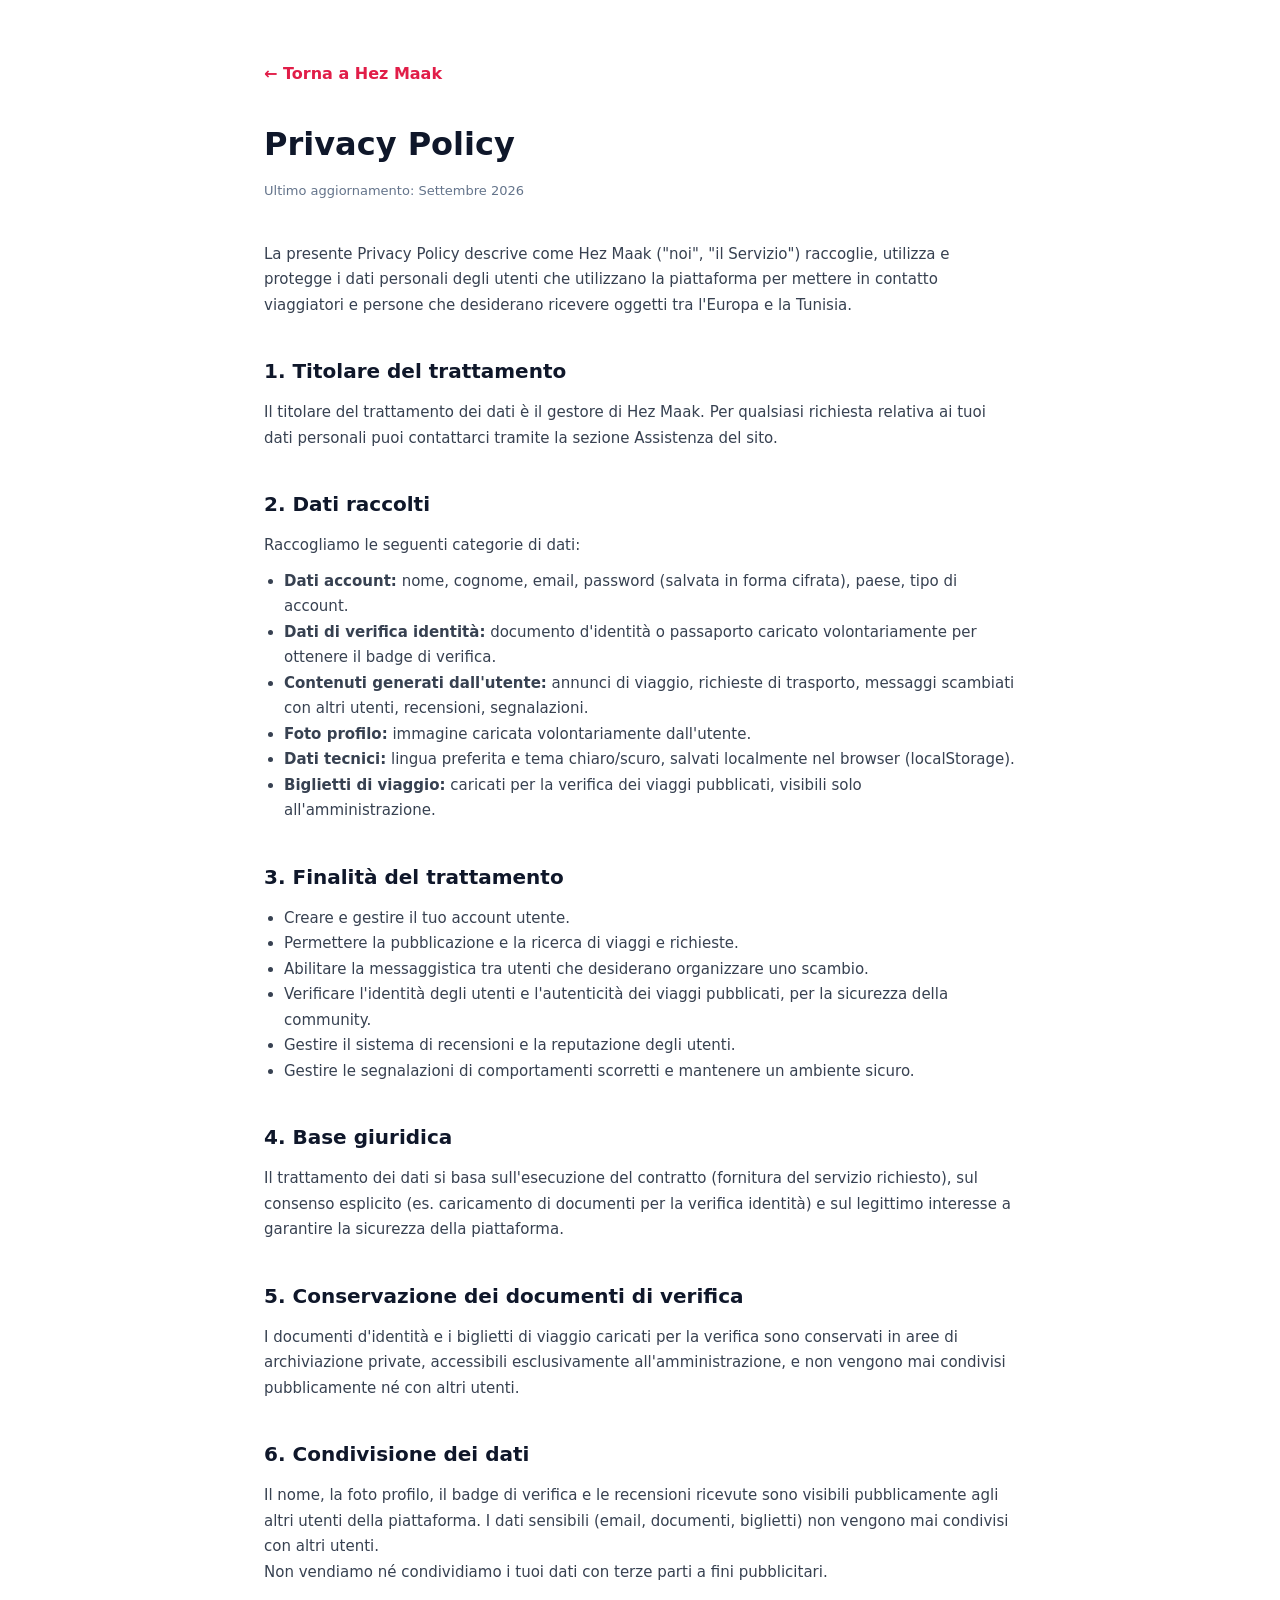
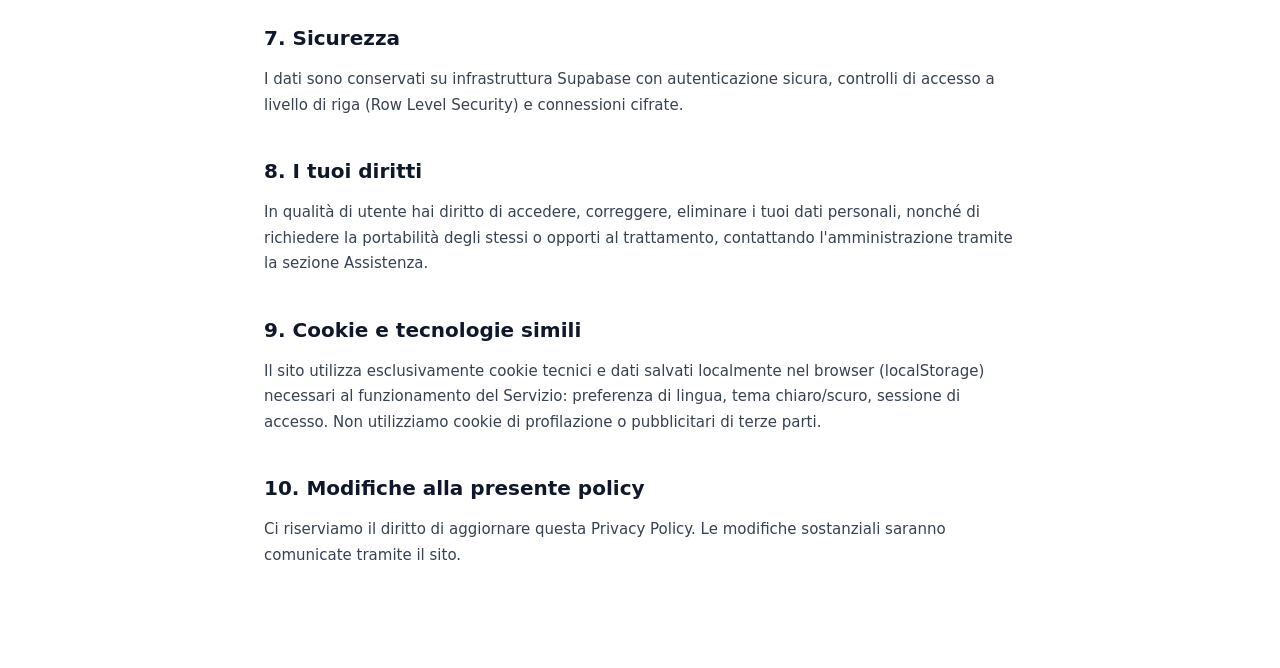
<file: privacy.html>
<!DOCTYPE html>
<html lang="it" dir="ltr">

<head>

  <meta charset="UTF-8">

  <meta
    name="viewport"
    content="width=device-width, initial-scale=1.0"
  >

  <meta
    name="description"
    content="Privacy Policy di Hez Maak."
  >

  <title>Privacy Policy | Hez Maak</title>

  <link rel="icon" type="image/svg+xml" href="favicon.svg">
  <link rel="icon" type="image/png" sizes="32x32" href="favicon-32.png">
  <meta name="theme-color" content="#e11d48">

  <link
    rel="stylesheet"
    href="style.css"
  >

</head>

<body>

  <div class="legal-page">

    <a class="back-link" href="index.html">← Torna a Hez Maak</a>

    <h1>Privacy Policy</h1>
    <p class="legal-updated">Ultimo aggiornamento: Settembre 2026</p>

    <p>
      La presente Privacy Policy descrive come Hez Maak ("noi", "il Servizio")
      raccoglie, utilizza e protegge i dati personali degli utenti che
      utilizzano la piattaforma per mettere in contatto viaggiatori e persone
      che desiderano ricevere oggetti tra l'Europa e la Tunisia.
    </p>

    <h2>1. Titolare del trattamento</h2>
    <p>
      Il titolare del trattamento dei dati è il gestore di Hez Maak.
      Per qualsiasi richiesta relativa ai tuoi dati personali puoi
      contattarci tramite la sezione Assistenza del sito.
    </p>

    <h2>2. Dati raccolti</h2>
    <p>Raccogliamo le seguenti categorie di dati:</p>
    <ul>
      <li><strong>Dati account:</strong> nome, cognome, email, password (salvata in forma cifrata), paese, tipo di account.</li>
      <li><strong>Dati di verifica identità:</strong> documento d'identità o passaporto caricato volontariamente per ottenere il badge di verifica.</li>
      <li><strong>Contenuti generati dall'utente:</strong> annunci di viaggio, richieste di trasporto, messaggi scambiati con altri utenti, recensioni, segnalazioni.</li>
      <li><strong>Foto profilo:</strong> immagine caricata volontariamente dall'utente.</li>
      <li><strong>Dati tecnici:</strong> lingua preferita e tema chiaro/scuro, salvati localmente nel browser (localStorage).</li>
      <li><strong>Biglietti di viaggio:</strong> caricati per la verifica dei viaggi pubblicati, visibili solo all'amministrazione.</li>
    </ul>

    <h2>3. Finalità del trattamento</h2>
    <ul>
      <li>Creare e gestire il tuo account utente.</li>
      <li>Permettere la pubblicazione e la ricerca di viaggi e richieste.</li>
      <li>Abilitare la messaggistica tra utenti che desiderano organizzare uno scambio.</li>
      <li>Verificare l'identità degli utenti e l'autenticità dei viaggi pubblicati, per la sicurezza della community.</li>
      <li>Gestire il sistema di recensioni e la reputazione degli utenti.</li>
      <li>Gestire le segnalazioni di comportamenti scorretti e mantenere un ambiente sicuro.</li>
    </ul>

    <h2>4. Base giuridica</h2>
    <p>
      Il trattamento dei dati si basa sull'esecuzione del contratto
      (fornitura del servizio richiesto), sul consenso esplicito
      (es. caricamento di documenti per la verifica identità) e
      sul legittimo interesse a garantire la sicurezza della piattaforma.
    </p>

    <h2>5. Conservazione dei documenti di verifica</h2>
    <p>
      I documenti d'identità e i biglietti di viaggio caricati per la
      verifica sono conservati in aree di archiviazione private,
      accessibili esclusivamente all'amministrazione, e non vengono
      mai condivisi pubblicamente né con altri utenti.
    </p>

    <h2>6. Condivisione dei dati</h2>
    <p>
      Il nome, la foto profilo, il badge di verifica e le recensioni
      ricevute sono visibili pubblicamente agli altri utenti della
      piattaforma. I dati sensibili (email, documenti, biglietti)
      non vengono mai condivisi con altri utenti.
    </p>
    <p>
      Non vendiamo né condividiamo i tuoi dati con terze parti a
      fini pubblicitari.
    </p>

    <h2>7. Sicurezza</h2>
    <p>
      I dati sono conservati su infrastruttura Supabase con
      autenticazione sicura, controlli di accesso a livello di
      riga (Row Level Security) e connessioni cifrate.
    </p>

    <h2>8. I tuoi diritti</h2>
    <p>
      In qualità di utente hai diritto di accedere, correggere,
      eliminare i tuoi dati personali, nonché di richiedere la
      portabilità degli stessi o opporti al trattamento, contattando
      l'amministrazione tramite la sezione Assistenza.
    </p>

    <h2>9. Cookie e tecnologie simili</h2>
    <p>
      Il sito utilizza esclusivamente cookie tecnici e dati salvati
      localmente nel browser (localStorage) necessari al funzionamento
      del Servizio: preferenza di lingua, tema chiaro/scuro, sessione
      di accesso. Non utilizziamo cookie di profilazione o pubblicitari
      di terze parti.
    </p>

    <h2>10. Modifiche alla presente policy</h2>
    <p>
      Ci riserviamo il diritto di aggiornare questa Privacy Policy.
      Le modifiche sostanziali saranno comunicate tramite il sito.
    </p>

  </div>

</body>

</html>
</file>
<file: style.css>
* {
  box-sizing: border-box;
  margin: 0;
  padding: 0;
}

:root {
  --primary: #e11d48;
  --primary-dark: #be123c;
  --dark: #0f172a;
  --text: #334155;
  --muted: #64748b;
  --light: #f8fafc;
  --border: #e2e8f0;
  --white: #ffffff;
  --green: #16a34a;
}

html {
  scroll-behavior: smooth;
}

body {
  font-family:
    Inter,
    system-ui,
    -apple-system,
    BlinkMacSystemFont,
    "Segoe UI",
    sans-serif;

  background: var(--white);
  color: var(--text);
  line-height: 1.6;
}

button,
input,
select,
textarea {
  font: inherit;
}

button {
  cursor: pointer;
}

a {
  text-decoration: none;
  color: inherit;
}

.container {
  width: min(1180px, calc(100% - 40px));
  margin: auto;
}


/* =====================================================
   HEADER
===================================================== */

.header {
  position: sticky;
  top: 0;
  z-index: 1000;
  background: rgba(255,255,255,.95);
  backdrop-filter: blur(12px);
  border-bottom: 1px solid var(--border);
}

.nav {
  min-height: 75px;
  display: flex;
  align-items: center;
  justify-content: space-between;
  gap: 25px;
}

.logo {
  display: flex;
  align-items: center;
  gap: 10px;
}

.logo-icon {
  width: 40px;
  height: 40px;
  flex-shrink: 0;
  border-radius: 10px;
}

.logo-text {
  font-size: 22px;
  font-weight: 900;
  color: var(--primary);
  display: flex;
  flex-direction: column;
  line-height: 1;
}

.logo-text small {
  font-size: 11px;
  color: var(--dark);
  font-weight: 500;
  margin-top: 4px;
}

nav {
  display: flex;
  align-items: center;
  gap: 20px;
}

nav a {
  font-size: 14px;
  font-weight: 600;
}

nav a:hover {
  color: var(--primary);
}

.mobile-menu {
  display: none;
  border: 0;
  background: transparent;
  font-size: 27px;
}

.primary,
.secondary {
  border: 0;
  padding: 12px 19px;
  min-height: 44px;
  box-sizing: border-box;
  display: inline-flex;
  align-items: center;
  justify-content: center;
  border-radius: 12px;
  font-weight: 700;
  transition: .2s;
}

.primary {
  background: var(--primary);
  color: white;
}

.primary:hover {
  background: var(--primary-dark);
  transform: translateY(-1px);
}

.secondary {
  background: #fff1f2;
  color: var(--primary);
}

.secondary:hover {
  background: #ffe4e6;
}

.large {
  padding: 15px 24px;
  font-size: 16px;
}

.icon-button,
.language-button {
  border: 0;
  background: transparent;
  padding: 8px;
}

.language-button {
  font-weight: 700;
}


/* =====================================================
   HERO
===================================================== */

.hero {
  background:
    radial-gradient(
      circle at 80% 20%,
      #ffe4e6,
      transparent 35%
    ),
    linear-gradient(
      180deg,
      #fff,
      #fff7f8
    );

  padding: 90px 0;
}

.hero-grid {
  display: grid;
  grid-template-columns: 1.15fr .85fr;
  align-items: center;
  gap: 70px;
}

.badge {
  display: inline-block;
  background: white;
  border: 1px solid var(--border);
  border-radius: 30px;
  padding: 7px 13px;
  margin-bottom: 20px;
  font-size: 13px;
  font-weight: 700;
}

.hero h1 {
  font-size: clamp(40px, 6vw, 70px);
  line-height: 1.02;
  letter-spacing: -2px;
  color: var(--dark);
}

.hero h1 span {
  color: var(--primary);
}

.hero-content > p {
  max-width: 650px;
  margin: 25px 0;
  font-size: 18px;
  color: var(--muted);
}

.hero-buttons {
  display: flex;
  flex-wrap: wrap;
  gap: 12px;
}

.trust {
  display: flex;
  flex-wrap: wrap;
  gap: 20px;
  margin-top: 28px;
  color: var(--muted);
  font-size: 13px;
}

.trust strong {
  color: var(--green);
}

.hero-card {
  display: flex;
  justify-content: center;
}

.route-card {
  width: 100%;
  max-width: 430px;
  background: white;
  border: 1px solid var(--border);
  border-radius: 25px;
  padding: 35px;
  box-shadow: 0 25px 70px rgba(15,23,42,.1);
}

.route-title {
  font-weight: 800;
  margin-bottom: 35px;
}

.route {
  display: flex;
  align-items: center;
  justify-content: space-between;
  gap: 15px;
}

.route > div {
  text-align: center;
}

.route span {
  display: block;
  font-size: 40px;
}

.route-line {
  color: var(--primary);
  font-size: 14px;
}

.route-card p {
  margin-top: 30px;
  color: var(--muted);
}


/* =====================================================
   SECTIONS
===================================================== */

section {
  padding: 90px 0;
}

.section-title span,
.section-label {
  color: var(--primary);
  font-size: 12px;
  font-weight: 900;
  letter-spacing: 1.5px;
}

.section-title h2,
.section-header h2 {
  font-size: clamp(28px, 4vw, 42px);
  color: var(--dark);
  margin-top: 8px;
}


/* =====================================================
   HOW
===================================================== */

.how {
  background: var(--light);
}

.steps {
  display: grid;
  grid-template-columns: repeat(4, 1fr);
  gap: 25px;
  margin-top: 50px;
}

.step {
  background: white;
  padding: 30px;
  border-radius: 18px;
  border: 1px solid var(--border);
}

.step-number {
  width: 42px;
  height: 42px;
  display: grid;
  place-items: center;
  background: #ffe4e6;
  color: var(--primary);
  border-radius: 50%;
  font-weight: 900;
  margin-bottom: 20px;
}

.step h3 {
  color: var(--dark);
  margin-bottom: 8px;
}

.step p {
  color: var(--muted);
}


/* =====================================================
   MARKETPLACE
===================================================== */

.marketplace,
.requests-section {
  background: white;
}

.requests-section {
  background: #f8fafc;
}

.section-header {
  display: flex;
  justify-content: space-between;
  align-items: end;
  gap: 20px;
  margin-bottom: 35px;
}

.cards {
  display: grid;
  grid-template-columns:
    repeat(3, minmax(0, 1fr));
  gap: 20px;
}

.card {
  background: white;
  border: 1px solid var(--border);
  border-radius: 20px;
  padding: 25px;
  box-shadow: 0 8px 30px rgba(15,23,42,.05);
}

.card h3 {
  color: var(--dark);
  margin-bottom: 3px;
}

.card p {
  margin-top: 10px;
}

.avatar {
  width: 52px;
  height: 52px;
  display: grid;
  place-items: center;
  background: #fff1f2;
  border-radius: 50%;
  font-size: 25px;
  margin-bottom: 15px;
}

.trip-card strong {
  display: block;
  margin-top: 15px;
  color: var(--primary);
  font-size: 18px;
}

.trip-card button {
  margin-top: 20px;
  width: 100%;
}


/* Riga con bottone Contatta + Segnala affiancati */

.card-actions-row {
  display: flex;
  gap: 8px;
  margin-top: 20px;
}

.card-actions-row .primary {
  flex: 1;
  margin-top: 0;
}

.report-inline-button {
  flex-shrink: 0;
  width: 44px;
  height: 44px;
  border-radius: 12px;
  border: 1px solid var(--border);
  background: #fff;
  font-size: 17px;
  cursor: pointer;
  display: flex;
  align-items: center;
  justify-content: center;
  transition: .2s;
}

.report-inline-button:hover {
  background: #fff1f2;
  border-color: #fecaca;
}

.verified {
  background: #dcfce7;
  color: #166534;
  border-radius: 20px;
  padding: 3px 7px;
  font-size: 11px;
}

.loading,
.empty-state {
  grid-column: 1 / -1;
  text-align: center;
  padding: 60px 20px;
  color: var(--muted);
}


/* =====================================================
   CTA
===================================================== */

.cta {
  background: var(--dark);
  color: white;
  text-align: center;
}

.cta h2 {
  font-size: clamp(30px, 5vw, 50px);
}

.cta p {
  color: #cbd5e1;
  margin: 15px 0 25px;
}


/* =====================================================
   FOOTER
===================================================== */

footer {
  background: #020617;
  color: #cbd5e1;
  padding-top: 60px;
}

.footer-grid {
  display: grid;
  grid-template-columns: 2fr 1fr 1fr;
  gap: 50px;
  padding-bottom: 50px;
}

.footer-grid h4 {
  color: white;
  margin-bottom: 15px;
}

.footer-grid a {
  display: block;
  margin: 8px 0;
}

.footer-grid a:hover {
  color: white;
}

.social-links {
  display: flex;
  gap: 10px;
  margin-top: 20px;
}

.social-links a {
  width: 40px;
  height: 40px;
  display: grid;
  place-items: center;
  border-radius: 12px;
  background: rgba(255, 255, 255, .08);
  color: #cbd5e1;
  transition: .2s;
}

.social-links a:hover {
  background: var(--primary);
  color: white;
  transform: translateY(-2px);
}

.copyright {
  text-align: center;
  border-top: 1px solid #1e293b;
  padding: 20px;
  font-size: 13px;
}


/* =====================================================
   AUTH
===================================================== */

#authModal,
#tripModal,
#requestModal {
  display: none;
}

.auth-overlay {
  position: fixed;
  inset: 0;
  background: rgba(2,6,23,.7);
  z-index: 9999;
  display: flex;
  align-items: center;
  justify-content: center;
  padding: 20px;
}

.auth-box {
  width: 100%;
  max-width: 450px;
  max-height: 90vh;
  overflow-y: auto;
  background: white;
  padding: 32px;
  border-radius: 22px;
  position: relative;
  box-shadow: 0 30px 90px rgba(0,0,0,.25);
}

.auth-box h2 {
  color: var(--dark);
  margin-bottom: 8px;
}

.auth-box > div > p {
  color: var(--muted);
  margin-bottom: 20px;
}

.auth-box input,
.auth-box select,
.auth-box textarea {
  width: 100%;
  padding: 13px;
  margin-bottom: 12px;
  border: 1px solid #cbd5e1;
  border-radius: 10px;
  background: white;
}

.auth-box textarea {
  resize: vertical;
}

.auth-box label {
  display: block;
  font-size: 13px;
  font-weight: 700;
  margin: 8px 0 5px;
}

.auth-close {
  position: absolute;
  right: 15px;
  top: 10px;
  border: 0;
  background: transparent;
  font-size: 30px;
  color: var(--muted);
}

.auth-button {
  width: 100%;
  margin-top: 5px;
}

.auth-switch {
  text-align: center;
  margin-top: 18px !important;
}

.auth-switch button {
  border: 0;
  background: transparent;
  color: var(--primary);
  font-weight: 800;
}

.auth-error,
.auth-success {
  padding: 12px;
  margin-top: 15px;
  border-radius: 10px;
}

.auth-error {
  background: #fee2e2;
  color: #991b1b;
}

.auth-success {
  background: #dcfce7;
  color: #166534;
}


/* =====================================================
   DARK
===================================================== */

body.dark {
  background: #020617;
  color: #cbd5e1;
}

body.dark .header,
body.dark .route-card,
body.dark .card,
body.dark .step,
body.dark .auth-box {
  background: #0f172a;
  border-color: #1e293b;
}

body.dark .hero {
  background: #020617;
}

body.dark .hero h1,
body.dark .section-title h2,
body.dark .section-header h2,
body.dark .step h3,
body.dark .card h3,
body.dark .auth-box h2 {
  color: white;
}

body.dark .how,
body.dark .requests-section {
  background: #020617;
}

body.dark .badge {
  background: #0f172a;
  border-color: #1e293b;
}

body.dark .logo-text small {
  color: white;
}

body.dark .auth-box input,
body.dark .auth-box select,
body.dark .auth-box textarea {
  background: #020617;
  color: white;
  border-color: #334155;
}


/* =====================================================
   MOBILE
===================================================== */

@media (max-width: 900px) {

  .mobile-menu {
    display: block;
  }

  nav {
    position: absolute;
    top: 75px;
    left: 0;
    right: 0;
    background: white;
    padding: 20px;
    border-bottom: 1px solid var(--border);
    display: none;
    flex-direction: column;
    align-items: stretch;
  }

  nav.open {
    display: flex;
  }

  .hero-grid {
    grid-template-columns: 1fr;
  }

  .hero-card {
    order: -1;
  }

  .steps {
    grid-template-columns: repeat(2, 1fr);
  }

  .cards {
    grid-template-columns: repeat(2, 1fr);
  }

  .footer-grid {
    grid-template-columns: 1fr 1fr;
  }
}


@media (max-width: 600px) {

  .container {
    width: min(
      100% - 28px,
      1180px
    );
  }

  section {
    padding: 65px 0;
  }

  .hero {
    padding: 60px 0;
  }

  .hero h1 {
    font-size: 42px;
    letter-spacing: -1.5px;
  }

  .hero-buttons {
    flex-direction: column;
  }

  .hero-buttons button {
    width: 100%;
  }

  .trust {
    flex-direction: column;
    gap: 8px;
  }

  .route-card {
    padding: 25px;
  }

  .route {
    flex-direction: column;
  }

  .route-line {
    transform: rotate(90deg);
  }

  .steps,
  .cards,
  .footer-grid {
    grid-template-columns: 1fr;
  }

  .section-header {
    align-items: stretch;
    flex-direction: column;
  }

  .section-header button {
    width: 100%;
  }

  .auth-box {
    padding: 25px 20px;
  }

}


/* =====================================================
   PROFILE DASHBOARD
===================================================== */

.profile-page {
  position: fixed;
  inset: 0;
  z-index: 9000;
  background: #f8fafc;
  overflow-y: auto;
  padding: 35px 0 70px;
}

.back-button {
  border: 0;
  background: transparent;
  color: var(--primary);
  font-weight: 800;
  font-size: 15px;
  margin-bottom: 25px;
  cursor: pointer;
}

.profile-layout {
  display: grid;
  grid-template-columns: 300px 1fr;
  gap: 25px;
  align-items: start;
}

.profile-sidebar {
  background: white;
  border: 1px solid var(--border);
  border-radius: 22px;
  padding: 30px;
  text-align: center;
  position: sticky;
  top: 20px;
  box-shadow: 0 10px 35px rgba(15,23,42,.06);
}

.profile-avatar-wrap {
  position: relative;
  width: 95px;
  margin: 0 auto 18px;
}

.profile-avatar {
  width: 95px;
  height: 95px;
  border-radius: 50%;
  background: #fff1f2;
  display: grid;
  place-items: center;
  font-size: 45px;
  overflow: hidden;
}

.profile-avatar img {
  width: 100%;
  height: 100%;
  object-fit: cover;
}

.avatar-edit-button {
  position: absolute;
  bottom: 14px;
  right: -4px;
  width: 32px;
  height: 32px;
  border-radius: 50%;
  border: 2px solid #fff;
  background: #0066ff;
  color: #fff;
  font-size: 14px;
  display: flex;
  align-items: center;
  justify-content: center;
  cursor: pointer;
  box-shadow: 0 2px 8px rgba(0,0,0,.2);
}

.avatar-edit-button:hover {
  filter: brightness(1.1);
}


/* Avatar riutilizzabile su card viaggi/richieste/recensioni */

.avatar-img {
  border-radius: 50%;
  object-fit: cover;
  flex-shrink: 0;
  display: block;
  margin-bottom: 15px;
}

.avatar-placeholder {
  border-radius: 50%;
  background: #fff1f2;
  display: flex;
  align-items: center;
  justify-content: center;
  flex-shrink: 0;
  font-size: 20px;
}

.profile-sidebar h2 {
  color: var(--dark);
  margin-bottom: 5px;
}

.profile-email {
  color: var(--muted);
  font-size: 13px;
  word-break: break-word;
}

.profile-badge {
  display: inline-block;
  margin: 18px 0;
  padding: 7px 12px;
  border-radius: 30px;
  font-size: 12px;
  font-weight: 800;
}

.verified-profile {
  background: #dcfce7;
  color: #166534;
}

.not-verified {
  background: #fef3c7;
  color: #92400e;
}

.profile-rating {
  display: flex;
  justify-content: center;
  flex-direction: column;
  gap: 3px;
  padding: 15px 0;
  border-top: 1px solid var(--border);
  border-bottom: 1px solid var(--border);
  margin-bottom: 20px;
}

.profile-rating strong {
  font-size: 20px;
  color: var(--dark);
}

.profile-rating span {
  color: var(--muted);
  font-size: 13px;
}

.profile-action {
  width: 100%;
  margin-bottom: 10px;
}

.logout-button {
  width: 100%;
  margin-top: 15px;
  border: 0;
  background: transparent;
  color: #dc2626;
  padding: 10px;
  font-weight: 700;
  cursor: pointer;
}

.profile-main {
  min-width: 0;
}

.profile-header {
  margin-bottom: 25px;
}

.profile-header h1 {
  color: var(--dark);
  font-size: clamp(30px, 4vw, 45px);
  margin: 5px 0;
}

.profile-header p {
  color: var(--muted);
}

.profile-card {
  background: white;
  border: 1px solid var(--border);
  border-radius: 22px;
  padding: 30px;
  margin-bottom: 20px;
}

.profile-card h3 {
  color: var(--dark);
  margin-bottom: 10px;
  font-size: 20px;
}

.profile-card > p {
  color: var(--muted);
}

.profile-card-title {
  display: flex;
  justify-content: space-between;
  align-items: center;
  gap: 15px;
}

.small-button {
  border: 0;
  background: #fff1f2;
  color: var(--primary);
  padding: 8px 13px;
  border-radius: 9px;
  font-weight: 700;
}

.profile-info-grid {
  display: grid;
  grid-template-columns: repeat(2, 1fr);
  gap: 20px;
  margin-top: 20px;
}

.profile-info-grid div {
  padding: 17px;
  background: #f8fafc;
  border-radius: 13px;
}

.profile-info-grid span {
  display: block;
  color: var(--muted);
  font-size: 12px;
  margin-bottom: 5px;
}

.profile-info-grid strong {
  color: var(--dark);
}

.verification-card {
  display: flex;
  justify-content: space-between;
  align-items: center;
  gap: 25px;
}

.verification-status {
  background: #dcfce7;
  color: #166534;
  padding: 12px 18px;
  border-radius: 12px;
  font-weight: 900;
  white-space: nowrap;
}

.success-text {
  color: #15803d !important;
  font-weight: 700;
}

.profile-menu-grid {
  display: grid;
  grid-template-columns: repeat(2, 1fr);
  gap: 15px;
  margin-top: 20px;
}

.profile-menu-grid button {
  border: 1px solid var(--border);
  background: #f8fafc;
  border-radius: 15px;
  padding: 20px;
  text-align: left;
  cursor: pointer;
  transition: .2s;
}

.profile-menu-grid button:hover {
  border-color: var(--primary);
  transform: translateY(-2px);
}

.profile-menu-grid span {
  display: block;
  font-size: 28px;
  margin-bottom: 10px;
}

.profile-menu-grid strong {
  display: block;
  color: var(--dark);
}

.profile-menu-grid small {
  display: block;
  color: var(--muted);
  margin-top: 4px;
}


/* =====================================================
   DARK PROFILE
===================================================== */

body.dark .profile-page {
  background: #020617;
}

body.dark .profile-sidebar,
body.dark .profile-card {
  background: #0f172a;
  border-color: #1e293b;
}

body.dark .profile-sidebar h2,
body.dark .profile-header h1,
body.dark .profile-card h3,
body.dark .profile-info-grid strong,
body.dark .profile-rating strong {
  color: white;
}

body.dark .profile-info-grid div,
body.dark .profile-menu-grid button {
  background: #020617;
  border-color: #1e293b;
}


/* =====================================================
   MOBILE PROFILE
===================================================== */

@media (max-width: 800px) {

  .profile-page {
    padding: 20px 0 50px;
  }

  .profile-layout {
    grid-template-columns: 1fr;
  }

  .profile-sidebar {
    position: relative;
    top: 0;
  }

  .profile-info-grid,
  .profile-menu-grid {
    grid-template-columns: 1fr;
  }

  .verification-card {
    flex-direction: column;
    align-items: stretch;
  }

  .verification-card button,
  .verification-status {
    width: 100%;
    text-align: center;
  }

}


/* =====================================================
   IDENTITY VERIFICATION
===================================================== */

.verification-modal {
  max-width: 500px;
}

.verification-icon {
  width: 70px;
  height: 70px;
  border-radius: 18px;
  background: #fff1f2;
  display: grid;
  place-items: center;
  font-size: 34px;
  margin-bottom: 20px;
}

.verification-form {
  margin-top: 25px;
}

.upload-help {
  display: block;
  color: var(--muted);
  font-size: 12px;
  margin-top: -5px;
  margin-bottom: 15px;
}

.verification-pending,
.verification-approved,
.verification-rejected {
  padding: 18px;
  border-radius: 14px;
  margin: 20px 0;
}

.verification-pending {
  background: #fef3c7;
  color: #92400e;
}

.verification-approved {
  background: #dcfce7;
  color: #166534;
}

.verification-rejected {
  background: #fee2e2;
  color: #991b1b;
}

.verification-pending strong,
.verification-approved strong,
.verification-rejected strong {
  display: block;
  margin-bottom: 5px;
}

.verification-pending p,
.verification-approved p,
.verification-rejected p {
  font-size: 13px;
  margin-top: 5px;
}

body.dark .verification-icon {
  background: #3f1724;
}


/* =====================================================
   ADMIN
===================================================== */

.admin-request {
  display: flex;
  justify-content: space-between;
  gap: 25px;
  align-items: center;
}

.admin-actions {
  display: flex;
  gap: 10px;
  flex-wrap: wrap;
  justify-content: flex-end;
}

.admin-actions button {
  white-space: nowrap;
}

@media (max-width: 800px) {

  .admin-request {
    flex-direction: column;
    align-items: stretch;
  }

  .admin-actions {
    justify-content: stretch;
    flex-direction: column;
  }

  .admin-actions button {
    width: 100%;
  }

}

.admin-header-button {
  border: 0;
  background: #111827;
  color: white;
  padding: 10px 15px;
  border-radius: 10px;
  font-weight: 800;
  cursor: pointer;
  margin-left: 8px;
  transition: .2s;
}

.admin-header-button:hover {
  transform: translateY(-1px);
  opacity: .9;
}

@media (max-width: 600px) {

  .admin-header-button {
    padding: 8px 10px;
    font-size: 12px;
    margin-left: 4px;
  }

}


/* =====================================================
   TRIP STATUS
===================================================== */

.verified-trip,
.pending-trip,
.rejected-trip {
  display: inline-block;
  margin-top: 8px;
  padding: 6px 10px;
  border-radius: 20px;
  font-size: 12px;
  font-weight: 800;
}

.verified-trip {
  background: #dcfce7;
  color: #166534;
}

.pending-trip {
  background: #fef3c7;
  color: #92400e;
}

.rejected-trip {
  background: #fee2e2;
  color: #991b1b;
}


/* =====================================================
   ARABIC / RTL
===================================================== */

html[dir="rtl"] {
  direction: rtl;
}

html[dir="rtl"] body {
  text-align: right;
}

html[dir="rtl"] .nav {
  flex-direction: row-reverse;
}

html[dir="rtl"] .hero-grid {
  direction: rtl;
}

html[dir="rtl"] .route {
  flex-direction: row-reverse;
}

html[dir="rtl"] .hero-buttons {
  flex-direction: row-reverse;
}

html[dir="rtl"] .trust {
  direction: rtl;
}

html[dir="rtl"] .section-header {
  direction: rtl;
}

html[dir="rtl"] .footer-grid {
  direction: rtl;
}

html[dir="rtl"] input,
html[dir="rtl"] textarea,
html[dir="rtl"] select {
  text-align: right;
}


/* =====================================================
   MY REQUESTS / MY REVIEWS
===================================================== */

.my-activity-list {
  display: grid;
  gap: 20px;
}

.activity-card {
  position: relative;
}

.activity-card-header {
  display: flex;
  justify-content: space-between;
  align-items: flex-start;
  gap: 20px;
  margin-bottom: 25px;
}

.activity-card-header h3 {
  margin-top: 8px;
}

.activity-status {
  padding: 7px 12px;
  border-radius: 20px;
  font-size: 13px;
  font-weight: 600;
  background: #eef7ee;
}

.activity-actions {
  margin-top: 20px;
  display: flex;
  justify-content: flex-end;
}

.reviews-list {
  display: grid;
  gap: 15px;
  margin-top: 20px;
}

.review-item {
  padding: 18px;
  border: 1px solid #e5e7eb;
  border-radius: 14px;
  background: #fafafa;
}

.review-header {
  display: flex;
  justify-content: space-between;
  align-items: center;
  gap: 20px;
}

.review-header strong {
  font-size: 18px;
}

.review-date {
  margin-top: 5px;
  font-size: 13px;
  opacity: 0.65;
}

.review-comment {
  margin: 15px 0 0;
  line-height: 1.6;
}

@media (max-width: 600px) {

  .activity-card-header {
    flex-direction: column;
  }

  .activity-actions {
    justify-content: stretch;
  }

  .activity-actions button {
    width: 100%;
  }

}


/* =====================================================
   SYSTEM POPUP
===================================================== */

.popup-overlay {
  position: fixed;
  inset: 0;
  background: rgba(0, 0, 0, 0.55);
  display: flex;
  align-items: center;
  justify-content: center;
  padding: 20px;
  z-index: 99999;
}

.popup-box {
  position: relative;
  width: 100%;
  max-width: 480px;
  background: white;
  border-radius: 20px;
  padding: 32px;
  box-shadow: 0 25px 70px rgba(0, 0, 0, 0.25);
  text-align: center;
  animation: popupIn 0.2s ease;
}

.popup-box.warning {
  border-top: 5px solid #f59e0b;
}

.popup-box.success {
  border-top: 5px solid #22c55e;
}

.popup-box.error {
  border-top: 5px solid #ef4444;
}

.popup-close {
  position: absolute;
  top: 12px;
  right: 15px;
  border: none;
  background: transparent;
  font-size: 28px;
  cursor: pointer;
}

.popup-icon {
  width: 60px;
  height: 60px;
  border-radius: 50%;
  background: #f3f4f6;
  display: flex;
  align-items: center;
  justify-content: center;
  margin: 0 auto 15px;
  font-size: 28px;
}

.popup-box h3 {
  margin: 0 0 12px;
  font-size: 22px;
}

.popup-box p {
  color: #666;
  line-height: 1.6;
}

.popup-buttons {
  display: flex;
  gap: 10px;
  justify-content: center;
  margin-top: 25px;
  flex-wrap: wrap;
}

.popup-buttons button {
  min-width: 120px;
}

.popup-textarea {
  width: 100%;
  box-sizing: border-box;
  border: 1px solid #ddd;
  border-radius: 12px;
  padding: 12px;
  resize: vertical;
  font-family: inherit;
  margin-top: 15px;
  min-height: 120px;
}

.popup-textarea:focus {
  outline: none;
  border-color: #f59e0b;
}

@keyframes popupIn {

  from {
    opacity: 0;
    transform: scale(0.95);
  }

  to {
    opacity: 1;
    transform: scale(1);
  }

}


/* =====================================================
   MY TRIPS
===================================================== */

.my-trip-card {
  margin-bottom: 20px;
}

.my-trip-header {
  display: flex;
  justify-content: space-between;
  gap: 20px;
  align-items: flex-start;
  margin-bottom: 20px;
}

.my-trip-header h3 {
  margin-top: 8px;
}

.my-trip-status {
  padding: 10px 15px;
  border-radius: 10px;
  font-weight: 600;
  white-space: nowrap;
}

.my-trip-status.approved {
  background: #dcfce7;
  color: #166534;
}

.my-trip-status.pending {
  background: #fef3c7;
  color: #92400e;
}

.my-trip-status.rejected {
  background: #fee2e2;
  color: #991b1b;
}

.my-trip-status small {
  display: block;
  margin-top: 5px;
  font-weight: 400;
}

.trip-rejection {
  background: #fff7ed;
  border-left: 4px solid #f97316;
  padding: 15px;
  margin: 15px 0;
  border-radius: 8px;
}

.trip-rejection p {
  margin-bottom: 0;
}

.trip-description {
  margin-top: 20px;
  padding-top: 15px;
  border-top: 1px solid #eee;
}

@media (max-width: 700px) {

  .my-trip-header {
    flex-direction: column;
  }

  .my-trip-status {
    white-space: normal;
  }

  .popup-box {
    padding: 25px 20px;
  }

}


/* =====================================================
   POPUP RIFIUTO BIGLIETTO
===================================================== */

.ticket-popup-overlay {
  position: fixed;
  inset: 0;
  background: rgba(0, 0, 0, 0.65);
  display: flex;
  align-items: center;
  justify-content: center;
  z-index: 99999;
  padding: 20px;
}

.ticket-popup {
  position: relative;
  width: 100%;
  max-width: 480px;
  background: white;
  border-radius: 20px;
  padding: 30px;
  box-shadow: 0 20px 60px rgba(0, 0, 0, 0.3);
}

.ticket-popup-close {
  position: absolute;
  top: 12px;
  right: 15px;
  border: none;
  background: transparent;
  font-size: 28px;
  cursor: pointer;
}

.ticket-popup-icon {
  font-size: 45px;
  text-align: center;
  margin-bottom: 10px;
}

.ticket-popup h2 {
  text-align: center;
  margin-bottom: 10px;
}

.ticket-popup p {
  text-align: center;
  color: #666;
  margin-bottom: 20px;
}

.ticket-popup textarea {
  width: 100%;
  min-height: 110px;
  padding: 12px;
  border: 1px solid #ddd;
  border-radius: 10px;
  resize: vertical;
  font-family: inherit;
  box-sizing: border-box;
}

.ticket-popup-actions {
  display: flex;
  gap: 10px;
  margin-top: 20px;
}

.ticket-popup-actions button {
  flex: 1;
}

.danger-button {
  background: #dc2626;
  color: white;
  border: none;
  border-radius: 12px;
  padding: 12px 19px;
  min-height: 44px;
  box-sizing: border-box;
  display: inline-flex;
  align-items: center;
  justify-content: center;
  cursor: pointer;
  font-weight: 700;
  transition: .2s;
}

.danger-button:hover {
  opacity: 0.9;
}


/* =====================================================
   CHAT MODAL
===================================================== */

.chat-modal {
  position: fixed;
  bottom: 0;
  right: 0;

  width: 380px;
  max-width: 100%;

  height: 480px;
  max-height: 100%;

  background: white;

  border-radius: 12px;

  box-shadow: 0 4px 20px rgba(0,0,0,0.2);

  display: flex;
  flex-direction: column;

  overflow: hidden;

  z-index: 99999;

  opacity: 1;

  transition: opacity 0.25s ease;
}


/* =====================================================
   CHAT BOX
===================================================== */

.chat-box {
  width: 100%;
  height: 100%;

  background: #fff;

  border-radius: 14px;

  display: flex;
  flex-direction: column;

  overflow: hidden;
}


/* =====================================================
   CHAT HEADER
===================================================== */

.chat-header {
  padding: 14px;

  background: #00c8ff;

  color: #fff;

  font-weight: bold;

  display: flex;

  justify-content: space-between;

  align-items: center;

  flex-shrink: 0;
}


/* Contenitore dei pulsanti */

.chat-header > div {
  display: flex;
  align-items: center;
  gap: 4px;
}


/* Pulsante minimizza */

.messages-minimize {
  background: transparent;

  border: none;

  color: #fff;

  font-size: 25px;

  line-height: 1;

  cursor: pointer;

  padding: 2px 8px;

  border-radius: 6px;

  transition: .2s;
}

.chat-minimize:hover {
  background: rgba(255,255,255,.15);
}


/* Pulsante segnala (header chat) */

.chat-report {
  background: transparent;
  border: none;
  color: #fff;
  font-size: 16px;
  line-height: 1;
  cursor: pointer;
  padding: 4px 8px;
  border-radius: 6px;
  transition: .2s;
  opacity: .85;
}

.chat-report:hover {
  background: rgba(255,255,255,.15);
  opacity: 1;
}


/* Pulsante chiudi */

.messages-close {
  background: none;

  border: none;

  color: #fff;

  font-size: 22px;

  cursor: pointer;

  padding: 2px 7px;

  border-radius: 6px;

  transition: .2s;
}

.messages-close:hover {
  background: rgba(255,255,255,.15);
}


/* =====================================================
   CHAT MESSAGES
===================================================== */

.chat-messages {
  flex: 1;

  min-height: 0;

  padding: 12px;

  background: #f5f5f5;

  overflow-y: auto;

  display: flex;

  flex-direction: column;

  align-items: stretch;
}


/* Messaggio base */

.msg {
  position: relative;

  display: block;

  width: fit-content;

  max-width: 75%;

  padding: 10px 14px;

  border-radius: 18px;

  margin-bottom: 10px;

  font-size: 15px;

  line-height: 1.4;

  word-wrap: break-word;

  overflow-wrap: anywhere;

  flex-shrink: 0;

  animation: msgPop 0.15s ease-out;
}


/* Messaggi miei */

.msg-me {
  align-self: flex-end;

  margin-left: auto;
  margin-right: 0;

  background: #00ff91;

  color: white;

  text-align: right;

  border-bottom-right-radius: 4px;
}


/* Messaggi dell'altro */

.msg-other {
  align-self: flex-start;

  margin-left: 0;
  margin-right: auto;

  background: #e6e6e671;

  color: #333;

  text-align: left;

  border-bottom-left-radius: 4px;
}


/* Messaggio non letto */

.msg-unread {
  font-weight: 600;

  background: #e8f1ff;

  border-left: 4px solid #007bff;
}


/* Pallino messaggio non letto */

.msg-unread::before {
  content: "";

  width: 7px;
  height: 7px;

  background: #0066ff;

  border-radius: 50%;

  position: absolute;

  left: -12px;

  top: 50%;

  transform: translateY(-50%);
}


/* =====================================================
   MESSAGE GROUP
===================================================== */

.msg-group {
  display: flex;

  flex-direction: column;

  width: 100%;

  margin-bottom: 4px;
}

.msg-group.me {
  align-items: flex-end;
}

.msg-group.other {
  align-items: flex-start;
}


/* =====================================================
   MESSAGE STATUS / TIME
===================================================== */

.msg-status {
  font-size: 11px;

  color: #999;

  margin-top: 2px;

  text-align: right;
}

.msg-time {
  font-size: 11px;

  color: #666;

  margin-top: 4px;

  text-align: right;
}


/* =====================================================
   MESSAGE ROW / AVATAR
===================================================== */

.msg-row {
  display: flex;

  align-items: flex-end;

  width: 100%;
}

.msg-row.me {
  justify-content: flex-end;
}

.msg-row.other {
  justify-content: flex-start;
}

.msg-avatar {
  width: 32px;
  height: 32px;

  border-radius: 50%;

  margin-right: 8px;
}


/* =====================================================
   TYPING
===================================================== */

.typing {
  font-size: 14px;

  color: #666;

  padding: 6px 12px;

  font-style: italic;
}


/* =====================================================
   CHAT INPUT
===================================================== */

.chat-input {
  display: flex;

  padding: 10px;

  background: #fff;

  border-top: 1px solid #ddd;

  flex-shrink: 0;
}

.chat-input input {
  flex: 1;

  min-width: 0;

  padding: 10px;

  border-radius: 10px;

  border: 1px solid #ccc;
}

.chat-input button {
  margin-left: 10px;

  background: #0066ff;

  color: white;

  border: none;

  padding: 10px 14px;

  border-radius: 10px;

  cursor: pointer;
}


/* =====================================================
   CHAT ANIMATION
===================================================== */

@keyframes msgPop {

  0% {
    transform: scale(0.8);
    opacity: 0;
  }

  100% {
    transform: scale(1);
    opacity: 1;
  }

}


/* =====================================================
   CONVERSATIONS
===================================================== */

.conversation-list {
  display: flex;

  flex-direction: column;

  gap: 4px;

  padding: 10px;

  max-height: 500px;

  overflow-y: auto;
}

.conversation-item {
  display: flex;

  align-items: center;

  gap: 12px;

  padding: 12px;

  border-radius: 12px;

  cursor: pointer;

  transition: 0.2s ease;
}

.conversation-item:hover {
  background: rgba(0, 0, 0, 0.05);
}

.conversation-item.unread {
  background: rgba(0, 102, 255, 0.10);

  font-weight: 600;
}

.conversation-avatar {
  width: 48px;
  height: 48px;

  min-width: 48px;

  border-radius: 50%;

  display: flex;

  align-items: center;

  justify-content: center;

  background: #f1f3f5;

  font-size: 22px;
}

.conversation-content {
  flex: 1;

  min-width: 0;
}

.conversation-top {
  display: flex;

  align-items: center;

  justify-content: space-between;

  gap: 10px;
}

.conversation-preview {
  margin-top: 4px;

  color: #777;

  white-space: nowrap;

  overflow: hidden;

  text-overflow: ellipsis;

  font-size: 14px;
}

.conversation-preview-unread {
  color: #111;

  font-weight: 600;
}

.conversation-unread-count {
  min-width: 22px;

  height: 22px;

  padding: 0 6px;

  border-radius: 50%;

  background: #0066ff;

  color: white;

  font-size: 12px;

  font-weight: 700;

  display: flex;

  align-items: center;

  justify-content: center;
}


/* =====================================================
   NOTIFICATION BADGE
===================================================== */

.notify-badge {
  background: red;

  color: white;

  font-size: 11px;

  padding: 2px 6px;

  border-radius: 50%;

  position: absolute;

  top: -6px;

  right: -6px;
}


/* =====================================================
   CHAT MINIMIZZATA
===================================================== */

/*
   Quando la chat viene minimizzata:
   la finestra viene nascosta,
   ma NON viene eliminata dal DOM.
*/

.chat-modal.minimized {
  display: none !important;
}


/*
   Pallina che compare quando la chat
   viene minimizzata.
*/

.chat-minimized-button {
  position: fixed;

  right: 20px;

  bottom: calc(20px + env(safe-area-inset-bottom));

  width: 58px;

  height: 58px;

  border: none;

  border-radius: 50%;

  background: #0066ff;

  color: white;

  font-size: 26px;

  cursor: pointer;

  display: flex;

  align-items: center;

  justify-content: center;

  box-shadow: 0 5px 20px rgba(0,0,0,.25);

  z-index: 100000;

  transition: transform .2s ease;
}

.chat-minimized-button:hover {
  transform: scale(1.08);
}


/*
   Variante per il bottone minimizzato
   della LISTA messaggi (diverso dalla
   singola chat): si posiziona a sinistra
   di quello della chat, per non sovrapporsi
   se entrambi sono aperti insieme.
*/

.messages-minimized-button {
  right: 90px;
  background: #111;
}


/* =====================================================
   DARK MODE CHAT
===================================================== */

body.dark .chat-box {
  background: #0f172a;
}

body.dark .chat-messages {
  background: #020617;
}

body.dark .chat-input {
  background: #0f172a;

  border-top-color: #1e293b;
}

body.dark .chat-input input {
  background: #020617;

  color: white;

  border-color: #334155;
}

body.dark .msg-other {
  background: #1e293b;

  color: #e2e8f0;
}

body.dark .msg-time,
body.dark .msg-status,
body.dark .typing {
  color: #94a3b8;
}


/* =====================================================
   MOBILE CHAT
===================================================== */

@media (max-width: 600px) {

  .chat-modal {
    width: 100%;

    height: 100%;

    max-width: 100%;

    max-height: 100%;

    border-radius: 0;
  }

  .chat-header {
    padding: 16px;

    font-size: 18px;
  }

  .chat-input input {
    font-size: 16px;
  }

  .msg {
    max-width: 85%;

    font-size: 16px;
  }

  .chat-minimized-button {
    right: 15px;

    bottom: calc(15px + env(safe-area-inset-bottom));

    width: 58px;

    height: 58px;
  }

  .messages-minimized-button {
    right: 82px;
  }

}
.chat-actions {
  padding: 10px 12px;
}

.chat-action-banner {
  display: flex;
  align-items: center;
  gap: 10px;
  padding: 10px 12px;
  border-radius: 12px;
  border: 1px solid var(--border-color, #e5e5e5);
  background: #fafafa;
}

.chat-action-icon {
  flex-shrink: 0;
  width: 32px;
  height: 32px;
  border-radius: 50%;
  display: flex;
  align-items: center;
  justify-content: center;
  font-size: 15px;
  background: #eee;
}

.chat-action-text {
  flex: 1;
  min-width: 0;
  display: flex;
  flex-direction: column;
  line-height: 1.25;
}

.chat-action-text strong {
  font-size: 13.5px;
  color: #1a1a1a;
}

.chat-action-text span {
  font-size: 12.5px;
  color: #777;
}

.chat-action-button {
  flex-shrink: 0;
  border: none;
  border-radius: 10px;
  padding: 10px 16px;
  min-height: 44px;
  box-sizing: border-box;
  display: inline-flex;
  align-items: center;
  justify-content: center;
  font-size: 13px;
  font-weight: 700;
  cursor: pointer;
  white-space: nowrap;
}

.chat-action-button.primary {
  background: #0066ff;
  color: #fff;
}

.chat-action-button.secondary {
  background: #111;
  color: #fff;
}

/* Stati colorati */
.chat-action-banner.success {
  background: #eafbf1;
  border-color: #b7ecd0;
}

.chat-action-banner.success .chat-action-icon {
  background: #22c55e;
  color: #fff;
}

.chat-action-banner.done {
  background: #f4f4f5;
  border-color: #e4e4e7;
}

.chat-action-banner.pending {
  background: #fff8e6;
  border-color: #ffe3a3;
}

.chat-action-banner.pending .chat-action-icon {
  background: #f5a623;
  color: #fff;
}

.chat-action-banner.neutral {
  background: #f0f6ff;
  border-color: #cfe3ff;
}

/* ===== MOBILE ===== */
@media (max-width: 480px) {

  .chat-action-banner {
    flex-wrap: wrap;
    padding: 12px;
  }

  .chat-action-text {
    flex-basis: 100%;
    order: 2;
  }

  .chat-action-icon {
    order: 1;
  }

  .chat-action-button {
    order: 3;
    flex-basis: 100%;
    margin-top: 6px;
    padding: 12px;
    font-size: 14px;
  }

}
.chat-actions {
  padding: 8px 12px;
  border-top: 1px solid var(--border-color, #eee);
  text-align: center;
}
.msg-system {
  align-self: center;
  text-align: center;
  max-width: 90%;
  margin: 8px auto;
  padding: 6px 12px;
  background: #eef2ff;
  color: #4338ca;
  font-size: 12px;
  border-radius: 16px;
}
.star-rating {
  display: flex;
  gap: 6px;
  justify-content: center;
  font-size: 32px;
  margin: 12px 0;
  cursor: pointer;
}

.star-rating .star {
  color: #ddd;
  transition: color 0.15s ease;
  user-select: none;
}

.star-rating .star.filled {
  color: #f5a623;
}

.review-box textarea {
  width: 100%;
  box-sizing: border-box;
  margin-top: 8px;
}

/* Touch target più grande su mobile */
@media (max-width: 480px) {

  .star-rating {
    font-size: 40px;
    gap: 10px;
  }

}


/* =====================================================
   COOKIE BANNER
===================================================== */

.cookie-banner {
  position: fixed;
  left: 20px;
  right: 20px;
  bottom: calc(20px + env(safe-area-inset-bottom));
  max-width: 720px;
  margin: 0 auto;
  background: #111827;
  color: #fff;
  border-radius: 16px;
  padding: 20px 24px;
  display: none;
  align-items: center;
  gap: 20px;
  box-shadow: 0 10px 40px rgba(0,0,0,.3);
  z-index: 100000;
}

.cookie-banner-text strong {
  display: block;
  margin-bottom: 6px;
  font-size: 15px;
}

.cookie-banner-text p {
  font-size: 13px;
  color: #cbd5e1;
  margin: 0;
  line-height: 1.5;
}

.cookie-banner-text a {
  color: #93c5fd;
  text-decoration: underline;
}

.cookie-banner .primary {
  flex-shrink: 0;
  white-space: nowrap;
}

@media (max-width: 600px) {

  .cookie-banner {
    flex-direction: column;
    align-items: stretch;
    left: 12px;
    right: 12px;
    bottom: calc(12px + env(safe-area-inset-bottom));
    padding: 16px;
  }

  .cookie-banner .primary {
    width: 100%;
  }

}


/* =====================================================
   PAGINE LEGALI (privacy.html, termini.html)
===================================================== */

.legal-page {
  max-width: 800px;
  margin: 0 auto;
  padding: 60px 24px 100px;
  line-height: 1.7;
  color: var(--dark);
}

.legal-page h1 {
  margin-bottom: 8px;
}

.legal-page .legal-updated {
  color: var(--muted);
  font-size: 13px;
  margin-bottom: 40px;
}

.legal-page h2 {
  margin-top: 36px;
  margin-bottom: 12px;
  font-size: 20px;
}

.legal-page p,
.legal-page li {
  color: #374151;
  font-size: 15px;
}

.legal-page ul {
  padding-left: 20px;
  margin: 10px 0;
}

.legal-page .back-link {
  display: inline-block;
  margin-bottom: 30px;
  color: var(--primary);
  text-decoration: none;
  font-weight: 600;
}


/* =====================================================
   CHECKBOX TERMINI (registrazione)
===================================================== */

.terms-checkbox-label {
  display: flex;
  align-items: flex-start;
  gap: 8px;
  font-size: 13px;
  color: var(--muted);
  line-height: 1.5;
  margin: 14px 0;
  cursor: pointer;
}

.terms-checkbox-label input[type="checkbox"] {
  margin-top: 3px;
  width: 16px;
  height: 16px;
  flex-shrink: 0;
  cursor: pointer;
}

.terms-checkbox-label a {
  color: var(--primary);
  text-decoration: underline;
}


/* =====================================================
   CAMPANELLA NOTIFICHE
===================================================== */

.notification-bell {
  position: relative;
  font-size: 20px;
}

.notification-bell .notify-badge {
  min-width: 16px;
  height: 16px;
  display: flex;
  align-items: center;
  justify-content: center;
  padding: 0 4px;
  font-size: 10px;
  font-weight: 700;
}


/* =====================================================
   SEZIONE RECENSIONI + CAROSELLO HOME
===================================================== */

.reviews-section {
  padding: 80px 0;
  background: #fafafa;
}

body.dark .reviews-section {
  background: #0f172a;
}

/* --- Carosello foto --- */

.photo-carousel {
  position: relative;
  width: 100%;
  max-width: 900px;
  margin: 0 auto 50px;
  border-radius: 24px;
  overflow: hidden;
  box-shadow: 0 15px 45px rgba(15,23,42,.1);
}

.photo-carousel-track {
  display: flex;
  transition: transform .5s ease;
}

.photo-carousel-slide {
  flex: 0 0 100%;
  height: 320px;
  display: flex;
  align-items: center;
  justify-content: center;
}

.slide-icon {
  font-size: 90px;
}

.slide-suitcase {
  background: linear-gradient(135deg, #e11d48, #be123c);
}

.slide-plane {
  background: linear-gradient(135deg, #16324f, #1e3a5f);
}

.slide-connect {
  background: linear-gradient(135deg, #009246, #00753a);
}

.slide-flags {
  background: linear-gradient(135deg, #003399, #16324f);
}

.carousel-arrow {
  position: absolute;
  top: 50%;
  transform: translateY(-50%);
  width: 44px;
  height: 44px;
  border-radius: 50%;
  border: none;
  background: rgba(255,255,255,.9);
  font-size: 24px;
  font-weight: 700;
  cursor: pointer;
  display: flex;
  align-items: center;
  justify-content: center;
  color: var(--dark);
  transition: .2s;
}

.carousel-arrow:hover {
  background: #fff;
  transform: translateY(-50%) scale(1.08);
}

.carousel-prev {
  left: 16px;
}

.carousel-next {
  right: 16px;
}

.carousel-dots {
  position: absolute;
  bottom: 16px;
  left: 0;
  right: 0;
  display: flex;
  justify-content: center;
  gap: 8px;
}

.carousel-dot {
  width: 9px;
  height: 9px;
  border-radius: 50%;
  border: none;
  background: rgba(255,255,255,.5);
  cursor: pointer;
  padding: 0;
  transition: .2s;
}

.carousel-dot.active {
  background: #fff;
  width: 22px;
  border-radius: 5px;
}

/* --- Griglia recensioni home --- */

.reviews-home-grid {
  display: grid;
  grid-template-columns: repeat(3, minmax(0, 1fr));
  gap: 20px;
}

.review-home-card {
  background: white;
  border: 1px solid var(--border);
  border-radius: 18px;
  padding: 24px;
  box-shadow: 0 8px 30px rgba(15,23,42,.05);
  display: flex;
  flex-direction: column;
  gap: 12px;
}

body.dark .review-home-card {
  background: #1e293b;
  border-color: #334155;
}

.review-home-header {
  display: flex;
  align-items: center;
  gap: 12px;
}

.review-home-header strong {
  display: block;
  color: var(--dark);
  font-size: 14.5px;
}

body.dark .review-home-header strong {
  color: white;
}

.review-home-stars {
  font-size: 12px;
  margin-top: 2px;
}

.review-home-comment {
  font-size: 14px;
  line-height: 1.6;
  color: #475569;
  flex: 1;
}

body.dark .review-home-comment {
  color: #cbd5e1;
}

.review-home-date {
  font-size: 12px;
  color: var(--muted);
}

/* --- Responsive --- */

@media (max-width: 900px) {

  .reviews-home-grid {
    grid-template-columns: repeat(2, 1fr);
  }

  .photo-carousel-slide {
    height: 260px;
  }

  .slide-icon {
    font-size: 70px;
  }

}

@media (max-width: 600px) {

  .reviews-section {
    padding: 50px 0;
  }

  .reviews-home-grid {
    grid-template-columns: 1fr;
  }

  .photo-carousel-slide {
    height: 200px;
  }

  .slide-icon {
    font-size: 56px;
  }

  .carousel-arrow {
    width: 36px;
    height: 36px;
    font-size: 20px;
  }

}


/* =====================================================
   CAROSELLI CONTENUTI
   (Come funziona / Viaggi / Richieste)
===================================================== */

.hm-carousel {
  position: relative;
}

.hm-carousel--steps {
  margin-top: 50px;
}

.hm-track {
  display: flex;
  gap: 20px;
  margin: 0;
  padding: 8px 4px 22px;
  overflow-x: auto;
  overflow-y: hidden;
  scroll-snap-type: x mandatory;
  scroll-behavior: smooth;
  scroll-padding-inline-start: 4px;
  -webkit-overflow-scrolling: touch;
  scrollbar-width: none;
  -ms-overflow-style: none;
}

.hm-track::-webkit-scrollbar {
  display: none;
}

.hm-track > * {
  flex: 0 0 calc((100% - 40px) / 3);
  min-width: 0;
  scroll-snap-align: start;
}

/* Stati vuoti / caricamento a tutta larghezza */

.hm-track > .loading,
.hm-track > .empty-state {
  flex: 0 0 100%;
  scroll-snap-align: start;
}


/* --- Frecce --- */

.hm-arrow {
  position: absolute;
  top: 50%;
  transform: translateY(-50%);
  z-index: 3;
  width: 44px;
  height: 44px;
  border-radius: 50%;
  border: 1px solid var(--border);
  background: #fff;
  color: var(--dark);
  font-size: 26px;
  line-height: 1;
  display: grid;
  place-items: center;
  cursor: pointer;
  box-shadow: 0 8px 24px rgba(15, 23, 42, .14);
  transition: .2s;
}

.hm-arrow:hover {
  background: var(--primary);
  border-color: var(--primary);
  color: #fff;
}

.hm-arrow[disabled] {
  opacity: 0;
  pointer-events: none;
}

.hm-prev {
  inset-inline-start: -18px;
}

.hm-next {
  inset-inline-end: -18px;
}

body.dark .hm-arrow {
  background: #1e293b;
  border-color: #334155;
  color: #e2e8f0;
}

body.dark .hm-arrow:hover {
  background: var(--primary);
  border-color: var(--primary);
  color: #fff;
}


/* --- Responsive --- */

@media (max-width: 900px) {

  .hm-track > * {
    flex: 0 0 calc((100% - 20px) / 2);
  }

  .hm-prev {
    inset-inline-start: -8px;
  }

  .hm-next {
    inset-inline-end: -8px;
  }

}

@media (max-width: 600px) {

  .hm-carousel--steps {
    margin-top: 35px;
  }

  .hm-track {
    gap: 14px;
    padding: 8px 2px 20px;
  }

  .hm-track > * {
    flex: 0 0 86%;
  }

  .hm-arrow {
    display: none;
  }

}


/* =====================================================
   CAROSELLO SPONSOR
===================================================== */

.sponsor-section {
  padding: 70px 0;
  background: var(--white);
}

body.dark .sponsor-section {
  background: #0b1220;
}

.sp-carousel {
  position: relative;
  overflow: hidden;
  border-radius: 32px;
  container-type: inline-size;
  box-shadow: 0 25px 60px rgba(15, 23, 42, .16);
}

.sp-track {
  display: flex;
  transition: transform .6s cubic-bezier(.65, 0, .35, 1);
}

.sp-slide {
  flex: 0 0 100%;
  min-width: 0;
  min-height: 400px;
  position: relative;
  overflow: hidden;
  display: flex;
  align-items: center;
  justify-content: space-between;
  gap: 40px;
  padding: clamp(28px, 6.5cqw, 110px) clamp(24px, 6.8cqw, 110px);
  color: #fff;
}

.sp-slide::before,
.sp-slide::after {
  content: "";
  position: absolute;
  border-radius: 50%;
  pointer-events: none;
}

.sp-slide > * {
  position: relative;
  z-index: 1;
}

/* --- Slide rossa --- */

.sp-slide--red {
  background: linear-gradient(135deg, #e11d48, #9f1239);
}

.sp-slide--red::before {
  width: 42cqw;
  height: 42cqw;
  top: -20cqw;
  inset-inline-end: -8cqw;
  background: rgba(255, 255, 255, .07);
}

.sp-slide--red::after {
  width: 34cqw;
  height: 34cqw;
  bottom: -22cqw;
  inset-inline-start: -10cqw;
  background: rgba(255, 255, 255, .07);
}

/* --- Slide scura --- */

.sp-slide--dark {
  background: linear-gradient(135deg, #0f172a, #1e293b);
  flex-direction: column;
  align-items: flex-start;
  justify-content: center;
  gap: clamp(20px, 3cqw, 48px);
}

.sp-slide--dark::before {
  width: 36cqw;
  height: 36cqw;
  top: -16cqw;
  inset-inline-end: -8cqw;
  background: rgba(225, 29, 72, .18);
}

.sp-slide--dark::after {
  width: 30cqw;
  height: 30cqw;
  bottom: -18cqw;
  inset-inline-start: -8cqw;
  background: rgba(225, 29, 72, .14);
}

/* --- Slide rosa chiaro --- */

.sp-slide--rose {
  background: linear-gradient(135deg, #fff1f2, #ffe4e6);
  color: #0f172a;
}

.sp-slide--rose::after {
  width: 34cqw;
  height: 34cqw;
  bottom: -20cqw;
  inset-inline-end: -8cqw;
  background: rgba(225, 29, 72, .08);
}

/* --- Testi --- */

.sp-text {
  flex: 1 1 0;
  min-width: 0;
}

.sp-slide--dark .sp-text {
  flex: 0 0 auto;
}

.sp-label {
  display: block;
  margin-bottom: 14px;
  font-size: clamp(12px, 1.9cqw, 30px);
  font-weight: 800;
  letter-spacing: .22em;
  color: rgba(255, 255, 255, .85);
}

html[dir="rtl"] .sp-label {
  letter-spacing: 0;
}

.sp-label--rose { color: #fb7185; }
.sp-label--red  { color: #e11d48; }

.sp-slide h2 {
  margin: 0 0 16px;
  font-size: clamp(30px, 5.6cqw, 92px);
  line-height: 1.08;
  letter-spacing: -.03em;
  font-weight: 800;
  color: inherit;
}

html[dir="rtl"] .sp-slide h2 {
  letter-spacing: 0;
  line-height: 1.3;
}

.sp-slide h2 em {
  display: block;
  font-style: normal;
  color: #e11d48;
}

.sp-slide p {
  margin: 0 0 28px;
  max-width: 44em;
  font-size: clamp(15px, 2.1cqw, 34px);
  line-height: 1.4;
  color: rgba(255, 255, 255, .9);
}

.sp-slide--dark p {
  color: #cbd5e1;
  margin-bottom: 0;
}

.sp-slide--rose p {
  color: #475569;
}

/* --- Bottoni --- */

.sp-btn {
  display: inline-block;
  padding: 16px 38px;
  border-radius: 999px;
  font-size: clamp(15px, 1.9cqw, 28px);
  font-weight: 800;
  text-decoration: none;
  transition: .2s;
}

.sp-btn--white {
  background: #fff;
  color: #be123c;
}

.sp-btn--red {
  background: #e11d48;
  color: #fff;
  box-shadow: 0 10px 26px rgba(225, 29, 72, .3);
}

.sp-btn:hover {
  transform: translateY(-2px);
}

/* --- Logo badge --- */

.sp-badge {
  flex: 0 0 auto;
  width: clamp(180px, 29cqw, 460px);
  aspect-ratio: 1;
  display: grid;
  place-items: center;
  border-radius: 50%;
  background: #fff;
  box-shadow: 0 24px 60px rgba(0, 0, 0, .28);
}

.sp-badge img {
  width: 88%;
  height: 88%;
}

/* --- Vantaggi --- */

.sp-benefits {
  width: 100%;
  display: grid;
  grid-template-columns: repeat(3, 1fr);
  gap: clamp(12px, 1.8cqw, 28px);
}

.sp-benefit {
  display: flex;
  align-items: center;
  gap: 18px;
  padding: clamp(16px, 2.2cqw, 32px);
  border-radius: 26px;
  background: rgba(255, 255, 255, .07);
  border: 1px solid rgba(255, 255, 255, .14);
}

.sp-benefit strong {
  display: block;
  font-size: clamp(16px, 2.2cqw, 34px);
  line-height: 1.2;
}

.sp-benefit small {
  display: block;
  margin-top: 6px;
  font-size: clamp(13px, 1.6cqw, 25px);
  line-height: 1.3;
  color: #cbd5e1;
}

.sp-ico {
  flex: 0 0 auto;
  width: clamp(42px, 4.8cqw, 76px);
  height: clamp(42px, 4.8cqw, 76px);
  display: grid;
  place-items: center;
  border-radius: 50%;
  background: #e11d48;
}

.sp-ico svg {
  width: 50%;
  height: 50%;
}

/* --- Rotta EU -> TN --- */

.sp-route {
  flex: 0 0 auto;
  width: clamp(200px, 38cqw, 560px);
  display: flex;
  flex-direction: column;
  align-items: center;
  gap: 10px;
}

.sp-route-logo {
  width: 46%;
  background: #fff;
  border-radius: 50%;
  padding: 6px;
  box-shadow: 0 14px 34px rgba(190, 18, 60, .22);
}

.sp-route-svg {
  width: 100%;
  height: auto;
  overflow: visible;
  filter: drop-shadow(0 8px 14px rgba(190, 18, 60, .18));
}

/* --- Frecce e puntini --- */

.sp-arrow {
  position: absolute;
  top: 50%;
  transform: translateY(-50%);
  z-index: 3;
  width: 46px;
  height: 46px;
  border: 0;
  border-radius: 50%;
  background: rgba(255, 255, 255, .92);
  color: #0f172a;
  font-size: 28px;
  line-height: 1;
  cursor: pointer;
  display: grid;
  place-items: center;
  box-shadow: 0 8px 22px rgba(15, 23, 42, .22);
  transition: .2s;
}

.sp-arrow:hover {
  background: #e11d48;
  color: #fff;
}

.sp-prev { inset-inline-start: 16px; }
.sp-next { inset-inline-end: 16px; }

html[dir="rtl"] .sp-arrow span {
  display: inline-block;
  transform: scaleX(-1);
}

.sp-dots {
  position: absolute;
  bottom: 16px;
  left: 0;
  right: 0;
  z-index: 3;
  display: flex;
  justify-content: center;
  gap: 8px;
}

.sp-dot {
  width: 10px;
  height: 10px;
  padding: 0;
  border: 0;
  border-radius: 50%;
  background: rgba(148, 163, 184, .7);
  cursor: pointer;
  transition: .25s;
}

.sp-dot.active {
  width: 28px;
  border-radius: 6px;
  background: #e11d48;
}

/* --- Responsive --- */

@media (max-width: 900px) {

  .sp-slide {
    flex-direction: column;
    justify-content: center;
    text-align: center;
    gap: 24px;
    min-height: 520px;
    padding-bottom: 60px;
  }

  .sp-slide--dark {
    align-items: stretch;
    text-align: start;
  }

  .sp-text {
    flex: 0 0 auto;
  }

  .sp-slide--dark .sp-text {
    text-align: center;
  }

  .sp-slide p {
    margin-inline: auto;
  }

  .sp-badge {
    width: 150px;
    order: -1;
  }

  .sp-benefits {
    grid-template-columns: 1fr;
  }

  .sp-route {
    width: min(86%, 420px);
  }

  .sp-arrow {
    display: none;
  }

}

@media (max-width: 600px) {

  .sponsor-section {
    padding: 40px 0;
  }

  .sp-carousel {
    border-radius: 24px;
  }

  .sp-slide {
    min-height: 560px;
  }

  .sp-slide--dark {
    min-height: 600px;
  }

  .sp-route-logo {
    display: none;
  }

}

@media (prefers-reduced-motion: reduce) {

  .sp-track {
    transition: none;
  }

}


/* --- Ritocchi dimensioni (carosello sponsor) --- */

.sp-slide {
  padding-block: clamp(28px, 4.2cqw, 70px);
  min-height: 360px;
}

.sp-slide--rose h2 {
  font-size: clamp(26px, 4.3cqw, 70px);
}

.sp-slide--rose h2 span {
  display: block;
}

.sp-slide--rose .sp-text {
  flex: 1.5 1 0;
}

.sp-slide--rose .sp-route {
  width: clamp(200px, 30cqw, 460px);
}

@media (max-width: 900px) {
  .sp-slide {
    padding-bottom: 60px;
  }
}



/* =====================================================
   CAROSELLO RECENSIONI (home)
===================================================== */

.hm-carousel--reviews {
  margin-top: 40px;
}

.hm-carousel--reviews .review-home-card {
  height: 100%;
  scroll-snap-align: start;
}



/* --- Stato vuoto recensioni --- */

.reviews-empty {
  display: flex;
  flex-direction: column;
  align-items: center;
  text-align: center;
  gap: 12px;
  padding: 44px 24px;
  border-radius: 22px;
  background: #fff;
  border: 1px dashed #fda4af;
  box-shadow: 0 8px 30px rgba(15, 23, 42, .05);
}

.reviews-empty-icon {
  width: 64px;
  height: 64px;
  display: grid;
  place-items: center;
  border-radius: 50%;
  background: #fff1f2;
  font-size: 30px;
}

.reviews-empty h3 {
  margin: 0;
  font-size: 22px;
  color: var(--dark);
}

.reviews-empty p {
  margin: 0 0 8px;
  max-width: 520px;
  line-height: 1.6;
  color: var(--muted);
}

body.dark .reviews-empty {
  background: #1e293b;
  border-color: #475569;
}

body.dark .reviews-empty h3 {
  color: #f1f5f9;
}

body.dark .reviews-empty-icon {
  background: #334155;
}

.hm-track > .reviews-empty {
  flex: 0 0 100%;
  scroll-snap-align: start;
}



/* =====================================================
   SEGUI DESTINAZIONE, ESEMPI, FAQ, TORNA SU
===================================================== */

.section-actions {
  display: flex;
  flex-wrap: wrap;
  gap: 10px;
}

.follow-btn {
  padding: 12px 18px;
  border-radius: 12px;
  border: 1.5px solid var(--primary);
  background: transparent;
  color: var(--primary);
  font-weight: 700;
  cursor: pointer;
  transition: .2s;
}

.follow-btn:hover {
  background: var(--primary);
  color: #fff;
}

/* --- Esempi --- */

.sample-notice {
  margin: 0 0 18px;
  padding: 12px 16px;
  border-radius: 14px;
  background: #fff1f2;
  color: #9f1239;
  font-size: 14px;
  line-height: 1.5;
}

.sample-notice[hidden] {
  display: none;
}

.sample-card {
  position: relative;
  border-style: dashed;
}

.sample-badge {
  position: absolute;
  top: 16px;
  inset-inline-end: 16px;
  padding: 4px 12px;
  border-radius: 999px;
  background: #fff1f2;
  color: #be123c;
  font-size: 12px;
  font-weight: 800;
  letter-spacing: .04em;
  text-transform: uppercase;
}

/* --- Modale segui destinazione --- */

.follow-overlay {
  position: fixed;
  inset: 0;
  z-index: 3000;
  display: flex;
  align-items: center;
  justify-content: center;
  padding: 20px;
  background: rgba(15, 23, 42, .55);
  backdrop-filter: blur(4px);
}

.follow-box {
  position: relative;
  width: min(680px, 100%);
  max-height: 88vh;
  overflow-y: auto;
  padding: 32px;
  border-radius: 26px;
  background: #fff;
  box-shadow: 0 30px 80px rgba(15, 23, 42, .35);
}

.follow-box h3 {
  margin: 0 0 8px;
  font-size: 24px;
  color: var(--dark);
}

.follow-intro {
  margin: 0 0 22px;
  line-height: 1.6;
  color: var(--muted);
}

.follow-close {
  position: absolute;
  top: 14px;
  inset-inline-end: 14px;
  width: 38px;
  height: 38px;
  border: 0;
  border-radius: 50%;
  background: #f1f5f9;
  color: var(--dark);
  font-size: 22px;
  line-height: 1;
  cursor: pointer;
}

.follow-grid {
  display: grid;
  grid-template-columns: repeat(auto-fill, minmax(170px, 1fr));
  gap: 10px;
}

.follow-chip {
  display: grid;
  grid-template-columns: auto 1fr;
  grid-template-rows: auto auto;
  column-gap: 10px;
  align-items: center;
  padding: 12px 14px;
  border: 1.5px solid var(--border);
  border-radius: 16px;
  background: #fff;
  text-align: start;
  cursor: pointer;
  transition: .2s;
}

.follow-chip:hover {
  border-color: var(--primary);
}

.follow-flag {
  grid-row: 1 / span 2;
  font-size: 28px;
}

.follow-chip b {
  color: var(--dark);
  font-size: 15px;
}

.follow-chip i {
  font-style: normal;
  font-size: 12.5px;
  color: var(--muted);
}

.follow-chip.on {
  border-color: var(--primary);
  background: #fff1f2;
}

.follow-chip.on i {
  color: var(--primary);
  font-weight: 700;
}

.follow-msg {
  min-height: 20px;
  margin: 16px 0 0;
  color: #be123c;
  font-size: 14px;
}

body.dark .follow-box,
body.dark .follow-chip {
  background: #1e293b;
  border-color: #334155;
}

body.dark .follow-box h3,
body.dark .follow-chip b {
  color: #f1f5f9;
}

body.dark .follow-chip.on {
  background: #3b1d2b;
  border-color: var(--primary);
}

body.dark .follow-close {
  background: #334155;
  color: #f1f5f9;
}

body.dark .sample-notice,
body.dark .sample-badge {
  background: #3b1d2b;
  color: #fda4af;
}

/* --- FAQ --- */

.faq-section {
  padding: 80px 0;
  background: var(--light);
}

.faq-list {
  max-width: 820px;
  margin: 0 auto;
  display: grid;
  gap: 12px;
}

.faq-item {
  border: 1px solid var(--border);
  border-radius: 18px;
  background: #fff;
  overflow: hidden;
  transition: .2s;
}

.faq-item[open] {
  border-color: #fda4af;
  box-shadow: 0 10px 30px rgba(15, 23, 42, .06);
}

.faq-item summary {
  display: flex;
  align-items: center;
  justify-content: space-between;
  gap: 16px;
  padding: 20px 24px;
  font-weight: 700;
  font-size: 17px;
  color: var(--dark);
  cursor: pointer;
  list-style: none;
}

.faq-item summary::-webkit-details-marker {
  display: none;
}

.faq-item summary::after {
  content: "+";
  flex: 0 0 auto;
  width: 30px;
  height: 30px;
  display: grid;
  place-items: center;
  border-radius: 50%;
  background: #fff1f2;
  color: var(--primary);
  font-size: 20px;
  transition: .2s;
}

.faq-item[open] summary::after {
  content: "–";
  background: var(--primary);
  color: #fff;
}

.faq-item p {
  margin: 0;
  padding: 0 24px 22px;
  line-height: 1.7;
  color: var(--muted);
}

body.dark .faq-section {
  background: #0f172a;
}

body.dark .faq-item {
  background: #1e293b;
  border-color: #334155;
}

body.dark .faq-item summary {
  color: #f1f5f9;
}

/* --- Torna su --- */

.to-top {
  position: fixed;
  bottom: 24px;
  inset-inline-end: 24px;
  z-index: 900;
  width: 48px;
  height: 48px;
  border: 0;
  border-radius: 50%;
  background: var(--primary);
  color: #fff;
  font-size: 22px;
  cursor: pointer;
  box-shadow: 0 10px 26px rgba(225, 29, 72, .35);
  opacity: 0;
  transform: translateY(14px);
  pointer-events: none;
  transition: .25s;
}

.to-top.visible {
  opacity: 1;
  transform: none;
  pointer-events: auto;
}

@media (max-width: 600px) {

  .faq-section {
    padding: 50px 0;
  }

  .faq-item summary {
    padding: 16px 18px;
    font-size: 16px;
  }

  .faq-item p {
    padding: 0 18px 18px;
  }

  .follow-box {
    padding: 26px 20px;
  }

  .section-actions {
    width: 100%;
  }

  .section-actions > * {
    flex: 1 1 auto;
  }

}



/* =====================================================
   CAROSELLO COPERTINA (home, sezione recensioni)
===================================================== */

.cv-wrap {
  margin-bottom: 40px;
}

.cv-photo {
  flex: 0 0 auto;
  width: clamp(200px, 30cqw, 480px);
  aspect-ratio: 1 / 1.1;
  border-radius: 28px;
  background-size: cover;
  background-position: center;
  box-shadow: 0 24px 60px rgba(0, 0, 0, .3);
  border: 4px solid rgba(255, 255, 255, .85);
}

.cv-photo--eu {
  width: clamp(240px, 38cqw, 600px);
  aspect-ratio: 1.5 / 1;
  border-color: #fff;
  box-shadow: 0 24px 60px rgba(190, 18, 60, .25);
}

.sp-btn--fb {
  display: inline-flex;
  align-items: center;
  gap: 10px;
  background: #1877f2;
  color: #fff;
  box-shadow: 0 10px 26px rgba(24, 119, 242, .35);
  border: 0;
}

.sp-btn--fb:hover {
  background: #0f63d4;
}

button.sp-btn {
  border: 0;
  font-family: inherit;
  cursor: pointer;
}

.cv-fb-pill {
  position: absolute;
  top: 16px;
  inset-inline-end: 16px;
  z-index: 3;
  display: inline-flex;
  align-items: center;
  gap: 8px;
  padding: 9px 16px;
  border-radius: 999px;
  background: #1877f2;
  color: #fff;
  font-size: 14px;
  font-weight: 700;
  text-decoration: none;
  box-shadow: 0 8px 22px rgba(24, 119, 242, .4);
  transition: .2s;
}

.cv-fb-pill:hover {
  background: #0f63d4;
  transform: translateY(-1px);
}

.cv-slide-fb .sp-badge {
  background: #fff;
}

@media (max-width: 900px) {

  .cv-photo,
  .cv-photo--eu {
    width: min(100%, 360px);
    aspect-ratio: 16 / 9;
    order: -1;
    border-radius: 22px;
  }

  .cv-fb-pill {
    top: 12px;
    padding: 7px 12px;
    font-size: 12.5px;
  }

  .cv-carousel .sp-slide {
    padding-top: 64px;
  }

}

/* --- Ritocchi carosello copertina --- */

.cv-carousel .sp-slide h2 {
  font-size: clamp(28px, 4.4cqw, 68px);
}

.cv-carousel .sp-slide {
  padding-block: clamp(28px, 4cqw, 64px);
}

.cv-slide-fb {
  flex-direction: row;
  align-items: center;
  justify-content: space-between;
}

.cv-slide-fb .sp-text {
  flex: 1 1 0;
}

.cv-slide-fb p {
  margin-bottom: 28px;
}

.cv-slide-fb .sp-badge {
  width: clamp(170px, 24cqw, 380px);
}

@media (max-width: 900px) {

  .cv-slide-fb {
    flex-direction: column;
    justify-content: center;
    text-align: center;
  }

  .cv-slide-fb .sp-text {
    flex: 0 0 auto;
  }

  .cv-slide-fb p {
    margin-inline: auto;
  }

  .cv-slide-fb .sp-badge {
    width: 130px;
    order: -1;
  }

}

@media (max-width: 900px) {
  .cv-carousel .sp-slide {
    padding-top: 66px;
  }
}

/* ===== AREA PRO + ADMIN BROADCAST ===== */
#proPage{position:fixed;inset:0;z-index:9000;overflow:auto;background:var(--light);padding:max(16px,env(safe-area-inset-top)) 16px 40px}
.pro-wrap{max-width:960px;margin:0 auto}
.pro-top{display:flex;justify-content:space-between;align-items:center;gap:12px;flex-wrap:wrap;margin-bottom:18px}
.pro-top h2{margin:0;color:var(--dark)}
.pro-badge{padding:5px 12px;border-radius:99px;background:#dcfce7;color:#166534;font-size:13px;font-weight:600}
.pro-badge.warn{background:#fee2e2;color:#991b1b}
.pro-tabs{display:flex;gap:8px;margin-bottom:16px;flex-wrap:wrap}
.pro-tabs button{border:1px solid var(--border);background:var(--white);color:var(--text);padding:9px 16px;border-radius:10px;cursor:pointer}
.pro-tabs button.on{background:var(--dark);color:#fff;border-color:var(--dark)}
.pro-box{background:var(--white);border:1px solid var(--border);border-radius:14px;padding:18px;margin-bottom:14px}
.pro-grid{display:grid;grid-template-columns:repeat(auto-fit,minmax(150px,1fr));gap:10px}
.pro-grid input,.pro-grid select,.pro-box textarea,.pro-box input,.pro-box select{padding:10px;border:1px solid var(--border);border-radius:8px;font:inherit;width:100%;box-sizing:border-box;background:var(--white);color:var(--dark)}
.pro-row{display:flex;justify-content:space-between;gap:12px;align-items:center;flex-wrap:wrap;padding:12px 0;border-top:1px solid var(--border)}
.pro-row:first-child{border-top:0}
.pro-row select{width:auto}
.pro-stat{font-size:28px;font-weight:700;color:var(--dark)}
.pro-stat small{display:block;font-size:13px;font-weight:400;color:var(--muted)}
.pro-price{font-size:34px;font-weight:700;color:var(--dark)}
body.dark #proPage{background:#0b1220}
body.dark .pro-box,body.dark .pro-tabs button{background:#111b2e;color:#e2e8f0;border-color:#1e293b}
body.dark .pro-top h2,body.dark .pro-stat,body.dark .pro-price{color:#f1f5f9}
.pro-header-button{background:var(--dark);color:#fff;border:0;border-radius:10px;padding:9px 14px;cursor:pointer}
.admin-broadcast{margin:16px auto;max-width:960px}
</file>
